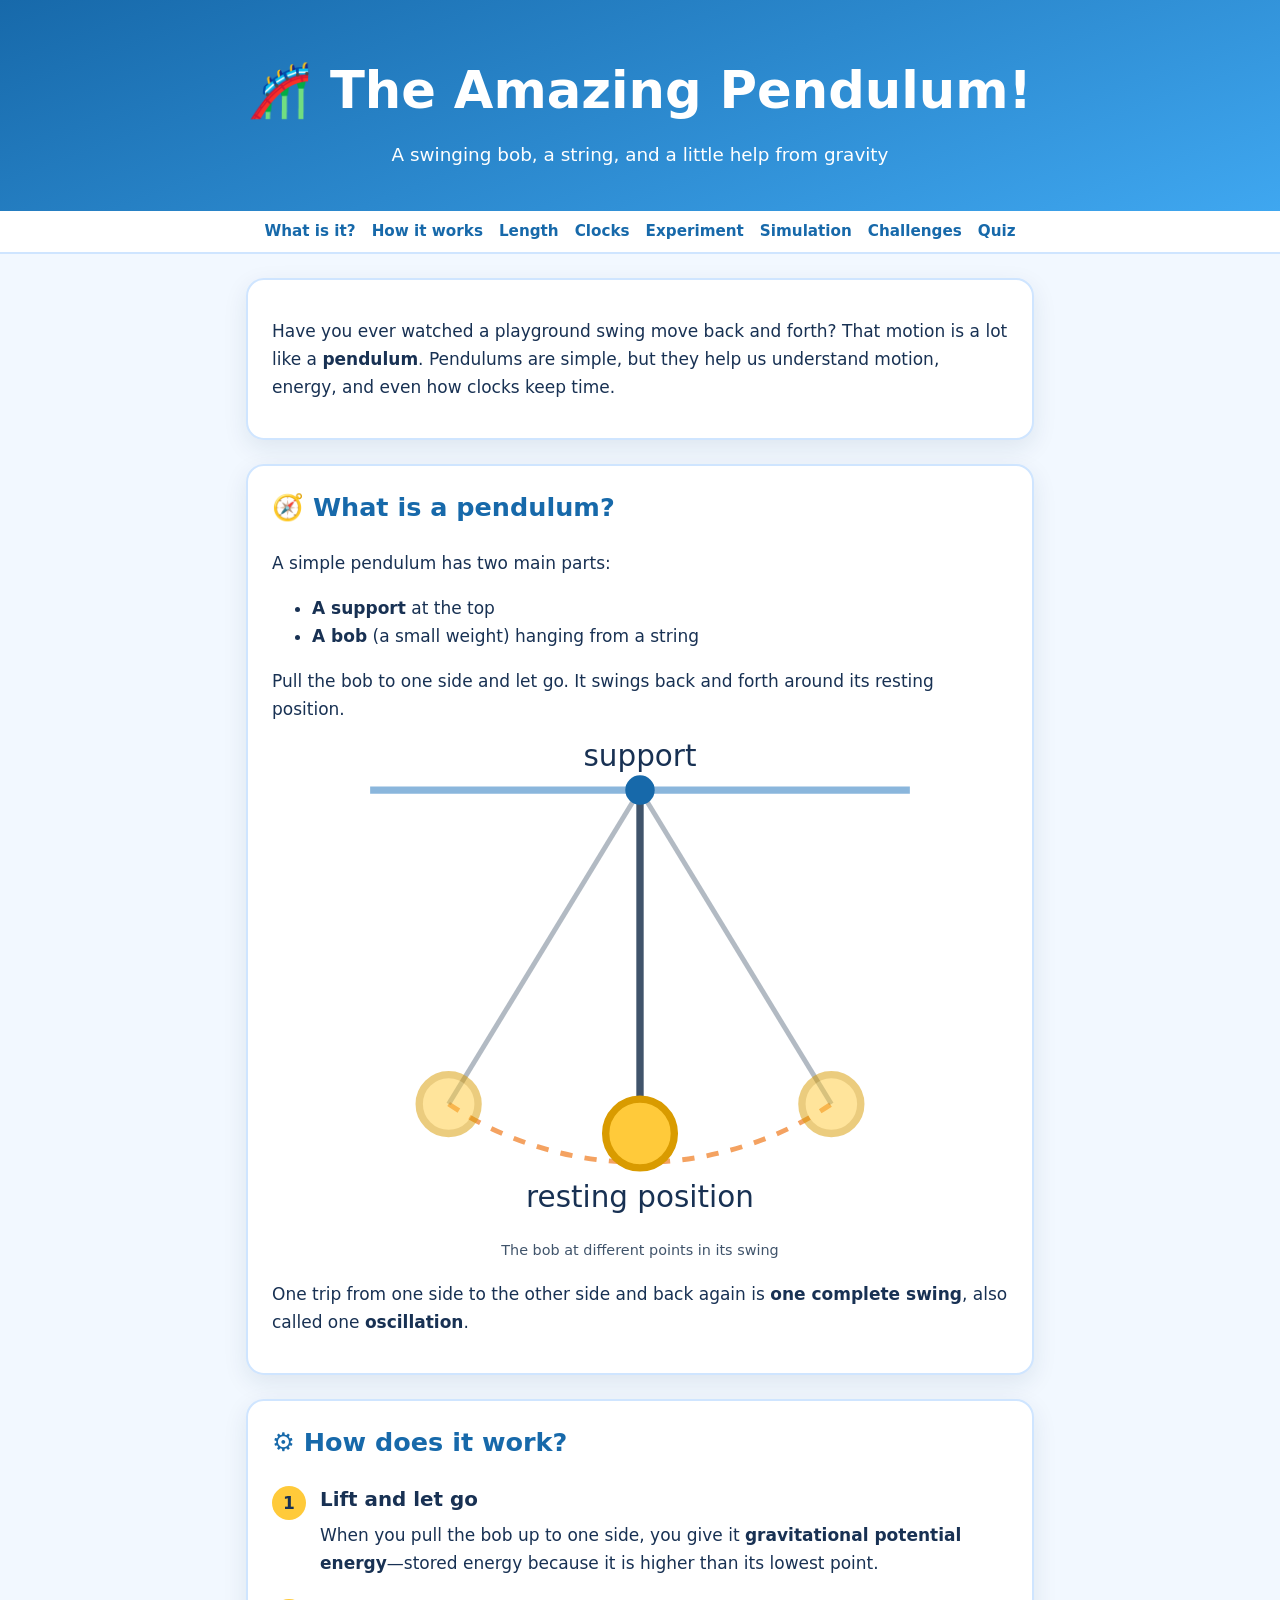
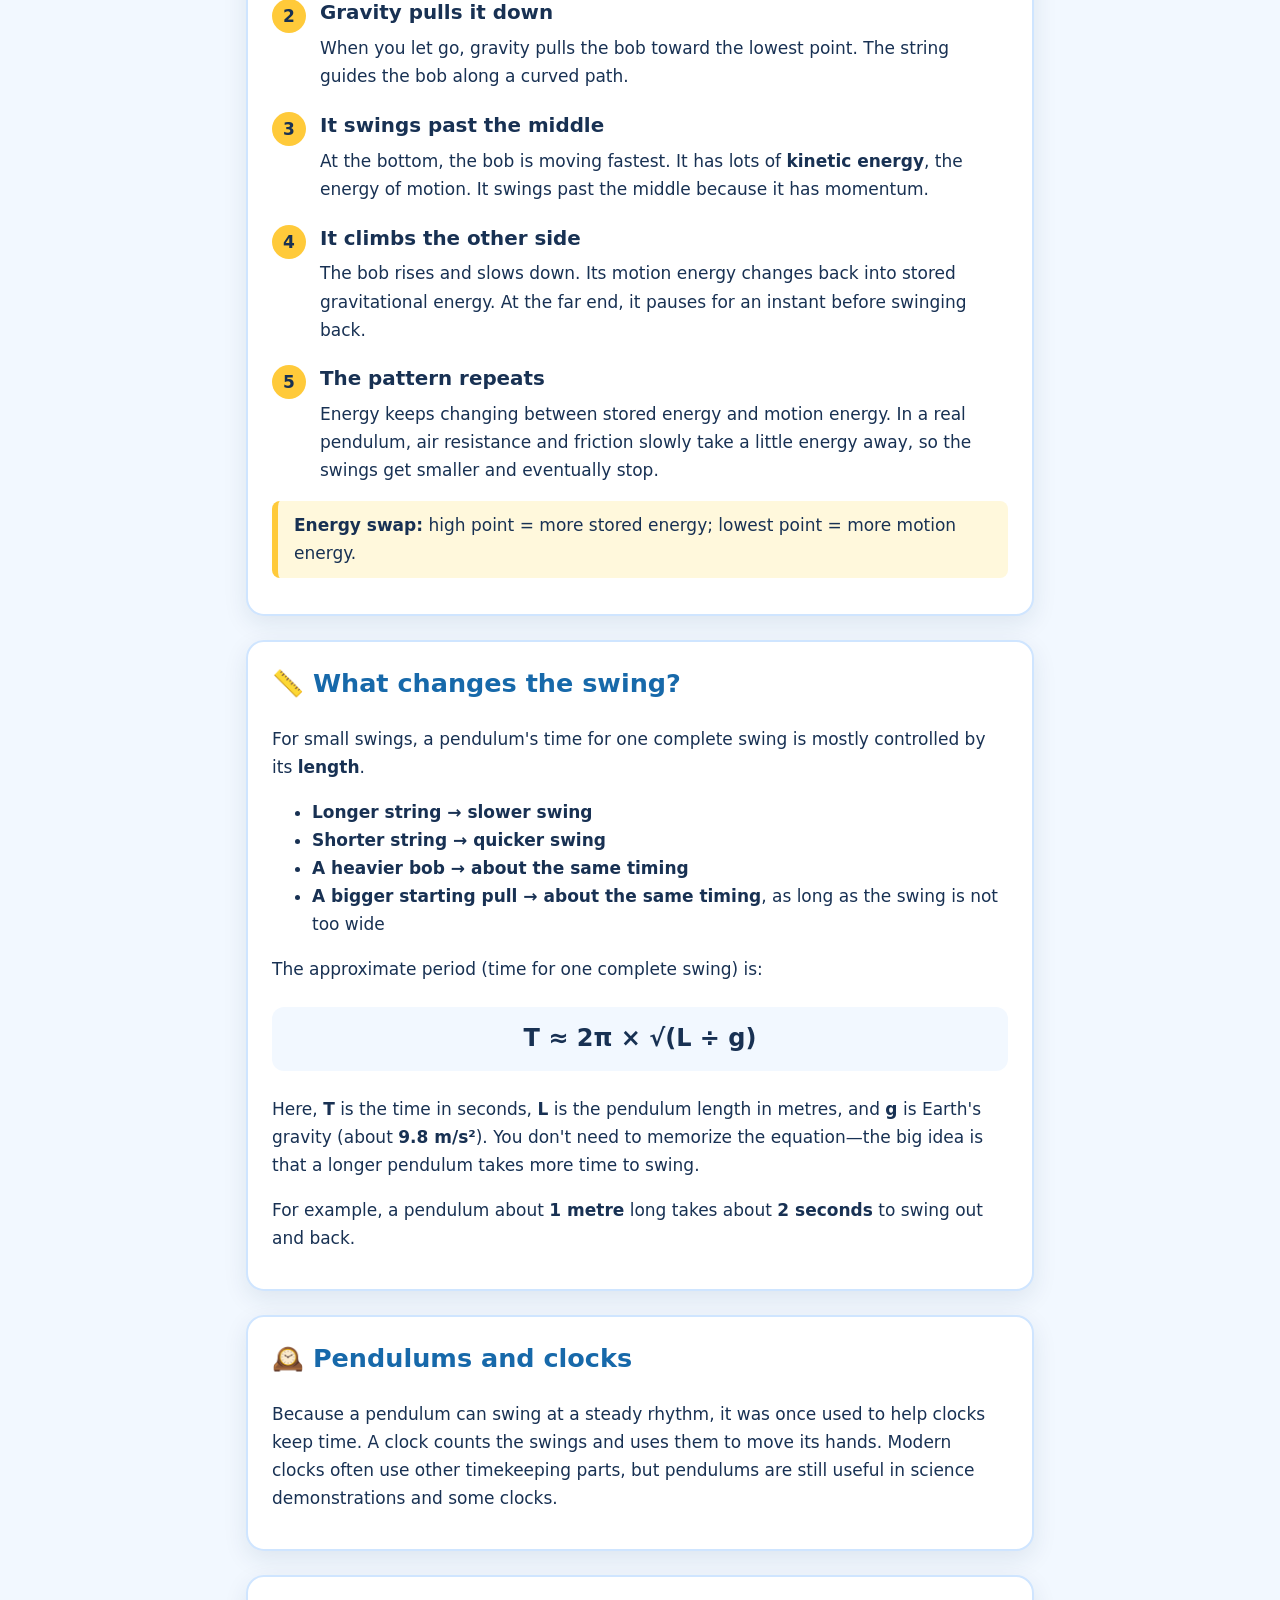
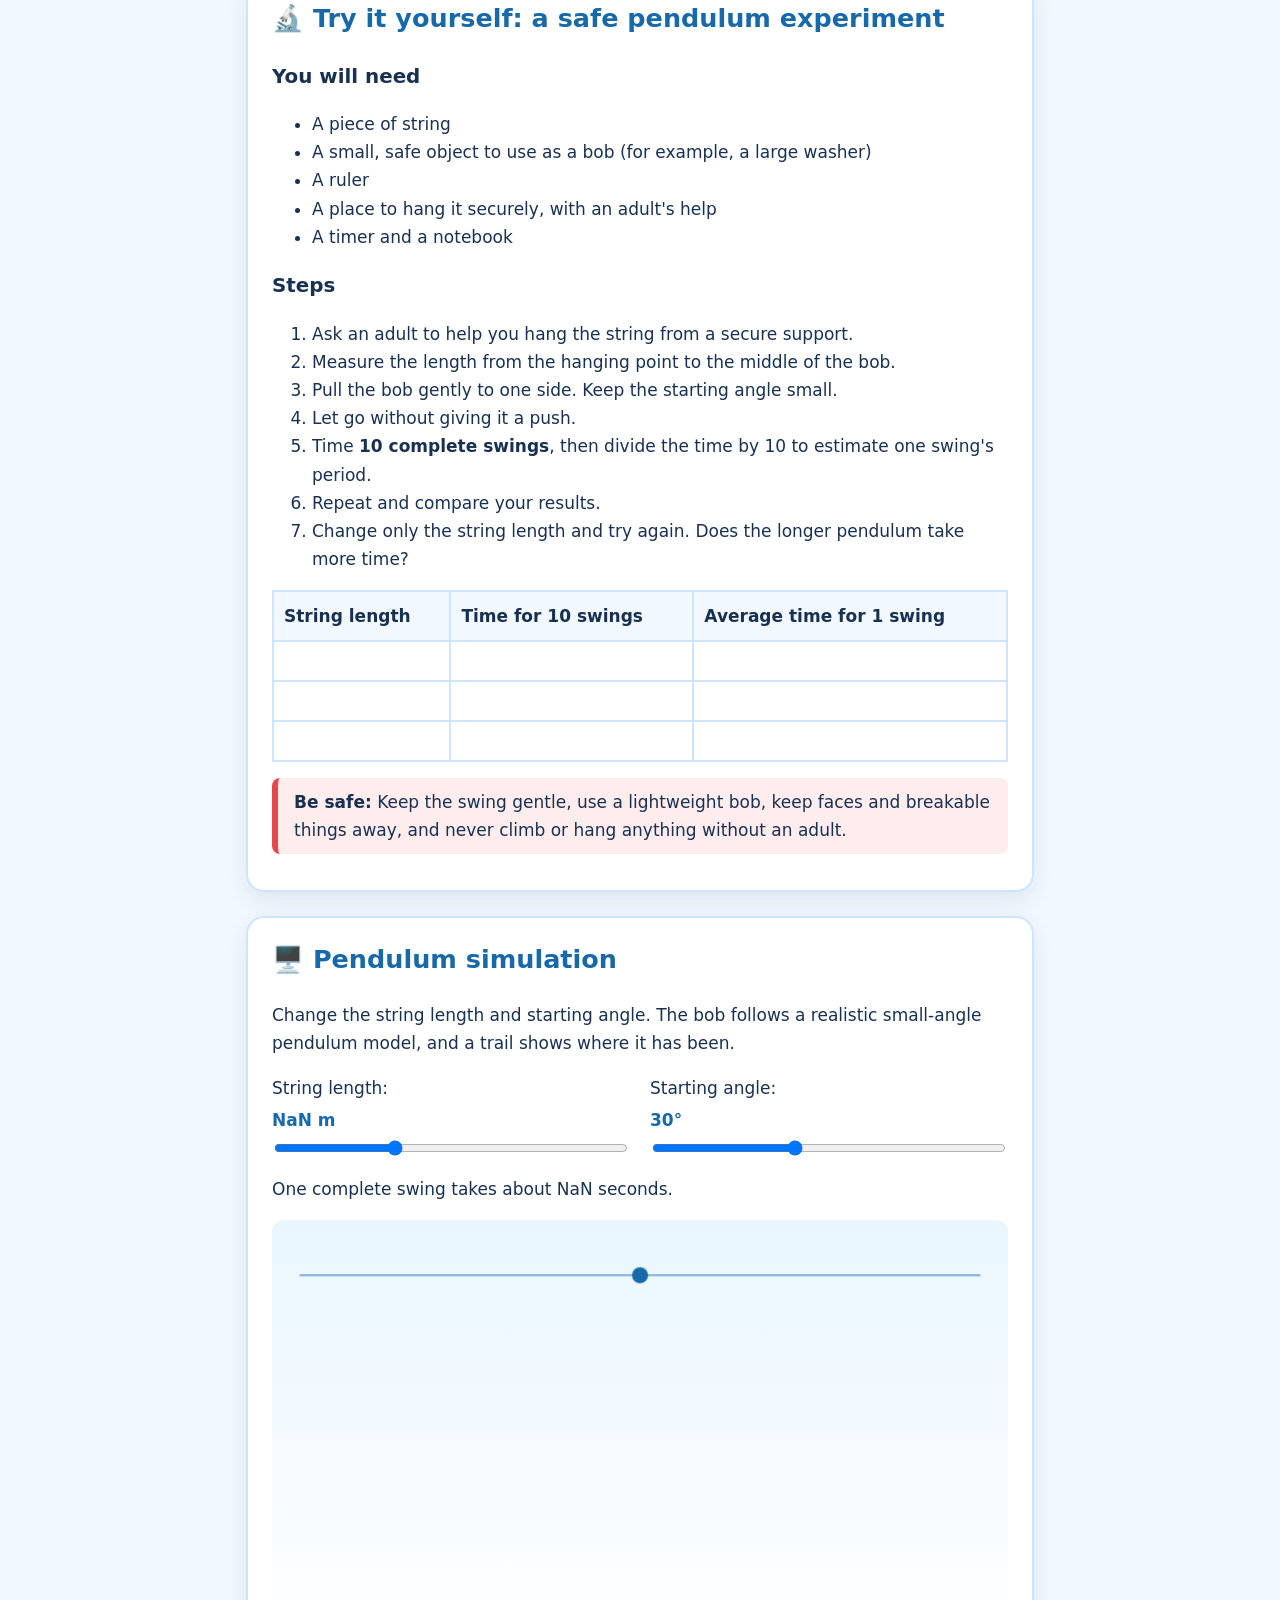
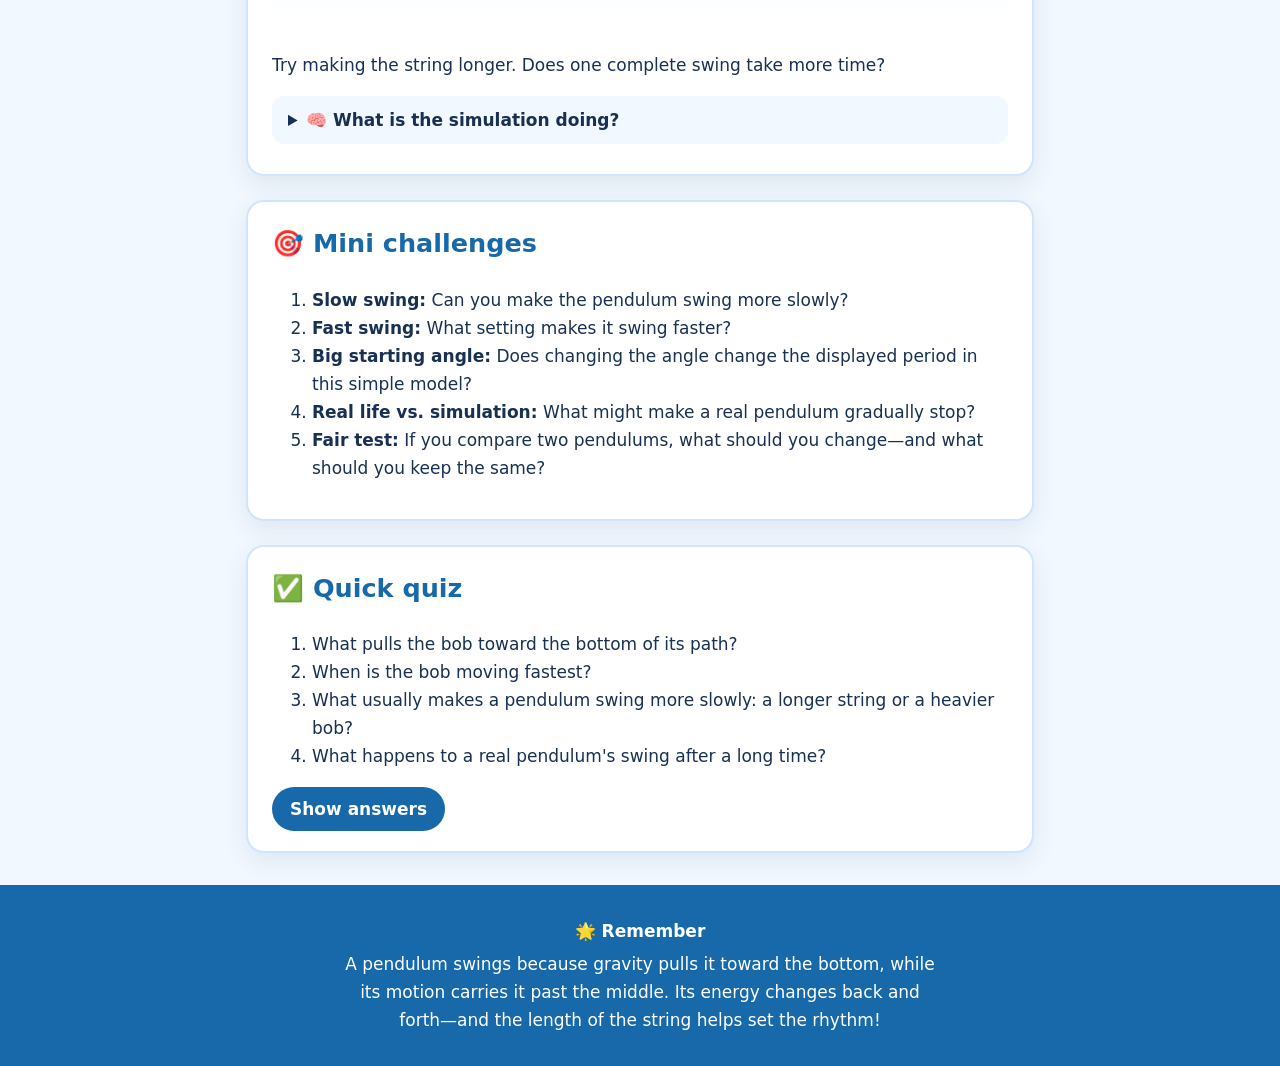
<file: index.html>
<!doctype html>
<html lang="en">
<head>
  <meta charset="utf-8">
  <meta name="viewport" content="width=device-width, initial-scale=1">
  <title>The Amazing Pendulum!</title>
  <meta name="description" content="Learn how pendulums swing, try a safe experiment, and play with an interactive pendulum simulation.">
  <link rel="stylesheet" href="style.css">
</head>
<body>
  <header class="hero">
    <h1>🎢 The Amazing Pendulum!</h1>
    <p>A swinging bob, a string, and a little help from gravity</p>
  </header>

  <nav aria-label="Page sections">
    <div class="wrap">
      <a href="#what">What is it?</a>
      <a href="#how">How it works</a>
      <a href="#length">Length</a>
      <a href="#clocks">Clocks</a>
      <a href="#experiment">Experiment</a>
      <a href="#lab">Simulation</a>
      <a href="#challenges">Challenges</a>
      <a href="#quiz">Quiz</a>
    </div>
  </nav>

  <main class="wrap">
    <section class="card">
      <p>Have you ever watched a playground swing move back and forth? That motion is a lot like a <strong>pendulum</strong>. Pendulums are simple, but they help us understand motion, energy, and even how clocks keep time.</p>
    </section>

    <section class="card" id="what">
      <h2>🧭 What is a pendulum?</h2>
      <p>A simple pendulum has two main parts:</p>
      <ul>
        <li><strong>A support</strong> at the top</li>
        <li><strong>A bob</strong> (a small weight) hanging from a string</li>
      </ul>
      <p>Pull the bob to one side and let go. It swings back and forth around its resting position.</p>
      <figure>
        <svg viewBox="0 0 300 200" role="img" aria-label="A pendulum with the bob shown at the left, the resting position in the middle, and the right">
          <line x1="40" y1="20" x2="260" y2="20" stroke="#8ab6dc" stroke-width="3"/>
          <path d="M72 148 A140 140 0 0 0 228 148" fill="none" stroke="#f4a261" stroke-width="2" stroke-dasharray="5 5"/>
          <line x1="150" y1="20" x2="72" y2="148" stroke="#40546b" stroke-width="2" opacity="0.4"/>
          <line x1="150" y1="20" x2="228" y2="148" stroke="#40546b" stroke-width="2" opacity="0.4"/>
          <line x1="150" y1="20" x2="150" y2="160" stroke="#40546b" stroke-width="3"/>
          <circle cx="72" cy="148" r="12" fill="#ffca3a" stroke="#d99b00" stroke-width="3" opacity="0.5"/>
          <circle cx="228" cy="148" r="12" fill="#ffca3a" stroke="#d99b00" stroke-width="3" opacity="0.5"/>
          <circle cx="150" cy="160" r="14" fill="#ffca3a" stroke="#d99b00" stroke-width="3"/>
          <circle cx="150" cy="20" r="6" fill="#1769aa"/>
          <text x="150" y="10" text-anchor="middle" font-size="12" fill="#183153">support</text>
          <text x="150" y="190" text-anchor="middle" font-size="12" fill="#183153">resting position</text>
        </svg>
        <figcaption>The bob at different points in its swing</figcaption>
      </figure>
      <p>One trip from one side to the other side and back again is <strong>one complete swing</strong>, also called one <strong>oscillation</strong>.</p>
    </section>

    <section class="card" id="how">
      <h2>⚙️ How does it work?</h2>
      <ol class="steps">
        <li><h3>Lift and let go</h3>When you pull the bob up to one side, you give it <strong>gravitational potential energy</strong>—stored energy because it is higher than its lowest point.</li>
        <li><h3>Gravity pulls it down</h3>When you let go, gravity pulls the bob toward the lowest point. The string guides the bob along a curved path.</li>
        <li><h3>It swings past the middle</h3>At the bottom, the bob is moving fastest. It has lots of <strong>kinetic energy</strong>, the energy of motion. It swings past the middle because it has momentum.</li>
        <li><h3>It climbs the other side</h3>The bob rises and slows down. Its motion energy changes back into stored gravitational energy. At the far end, it pauses for an instant before swinging back.</li>
        <li><h3>The pattern repeats</h3>Energy keeps changing between stored energy and motion energy. In a real pendulum, air resistance and friction slowly take a little energy away, so the swings get smaller and eventually stop.</li>
      </ol>
      <div class="callout"><strong>Energy swap:</strong> high point = more stored energy; lowest point = more motion energy.</div>
    </section>

    <section class="card" id="length">
      <h2>📏 What changes the swing?</h2>
      <p>For small swings, a pendulum's time for one complete swing is mostly controlled by its <strong>length</strong>.</p>
      <ul>
        <li><strong>Longer string → slower swing</strong></li>
        <li><strong>Shorter string → quicker swing</strong></li>
        <li><strong>A heavier bob → about the same timing</strong></li>
        <li><strong>A bigger starting pull → about the same timing</strong>, as long as the swing is not too wide</li>
      </ul>
      <p>The approximate period (time for one complete swing) is:</p>
      <p class="formula">T ≈ 2π × √(L ÷ g)</p>
      <p>Here, <strong>T</strong> is the time in seconds, <strong>L</strong> is the pendulum length in metres, and <strong>g</strong> is Earth's gravity (about <strong>9.8 m/s²</strong>). You don't need to memorize the equation—the big idea is that a longer pendulum takes more time to swing.</p>
      <p>For example, a pendulum about <strong>1 metre</strong> long takes about <strong>2 seconds</strong> to swing out and back.</p>
    </section>

    <section class="card" id="clocks">
      <h2>🕰️ Pendulums and clocks</h2>
      <p>Because a pendulum can swing at a steady rhythm, it was once used to help clocks keep time. A clock counts the swings and uses them to move its hands. Modern clocks often use other timekeeping parts, but pendulums are still useful in science demonstrations and some clocks.</p>
    </section>

    <section class="card" id="experiment">
      <h2>🔬 Try it yourself: a safe pendulum experiment</h2>
      <h3>You will need</h3>
      <ul>
        <li>A piece of string</li>
        <li>A small, safe object to use as a bob (for example, a large washer)</li>
        <li>A ruler</li>
        <li>A place to hang it securely, with an adult's help</li>
        <li>A timer and a notebook</li>
      </ul>
      <h3>Steps</h3>
      <ol>
        <li>Ask an adult to help you hang the string from a secure support.</li>
        <li>Measure the length from the hanging point to the middle of the bob.</li>
        <li>Pull the bob gently to one side. Keep the starting angle small.</li>
        <li>Let go without giving it a push.</li>
        <li>Time <strong>10 complete swings</strong>, then divide the time by 10 to estimate one swing's period.</li>
        <li>Repeat and compare your results.</li>
        <li>Change only the string length and try again. Does the longer pendulum take more time?</li>
      </ol>
      <table>
        <thead>
          <tr><th>String length</th><th>Time for 10 swings</th><th>Average time for 1 swing</th></tr>
        </thead>
        <tbody>
          <tr><td></td><td></td><td></td></tr>
          <tr><td></td><td></td><td></td></tr>
          <tr><td></td><td></td><td></td></tr>
        </tbody>
      </table>
      <div class="callout safe"><strong>Be safe:</strong> Keep the swing gentle, use a lightweight bob, keep faces and breakable things away, and never climb or hang anything without an adult.</div>
    </section>

    <section class="card" id="lab">
      <h2>🖥️ Pendulum simulation</h2>
      <p>Change the string length and starting angle. The bob follows a realistic small-angle pendulum model, and a trail shows where it has been.</p>
      <div class="controls">
        <label>
          String length: <output id="lengthValue"></output>
          <input id="length" type="range" min="0.5" max="2" step="0.1" value="1">
        </label>
        <label>
          Starting angle: <output id="angleValue"></output>
          <input id="angle" type="range" min="10" max="60" step="1" value="30">
        </label>
      </div>
      <p id="period" aria-live="polite"></p>
      <canvas id="scene" width="640" height="360" aria-label="An animated pendulum swinging from a support"></canvas>
      <p>Try making the string longer. Does one complete swing take more time?</p>
      <details>
        <summary>🧠 What is the simulation doing?</summary>
        <p>It uses the small-angle pendulum rule to estimate the bob's position over time:</p>
        <p class="formula">angle = starting angle × cos(2π × time ÷ period)</p>
        <p>The program calculates the period from the string length and gravity, then redraws the bob many times each second. This is a simplified model: it ignores air resistance, string stretch, and other small real-world effects.</p>
      </details>
    </section>

    <section class="card" id="challenges">
      <h2>🎯 Mini challenges</h2>
      <ol>
        <li><strong>Slow swing:</strong> Can you make the pendulum swing more slowly?</li>
        <li><strong>Fast swing:</strong> What setting makes it swing faster?</li>
        <li><strong>Big starting angle:</strong> Does changing the angle change the displayed period in this simple model?</li>
        <li><strong>Real life vs. simulation:</strong> What might make a real pendulum gradually stop?</li>
        <li><strong>Fair test:</strong> If you compare two pendulums, what should you change—and what should you keep the same?</li>
      </ol>
    </section>

    <section class="card" id="quiz">
      <h2>✅ Quick quiz</h2>
      <ol>
        <li>What pulls the bob toward the bottom of its path?</li>
        <li>When is the bob moving fastest?</li>
        <li>What usually makes a pendulum swing more slowly: a longer string or a heavier bob?</li>
        <li>What happens to a real pendulum's swing after a long time?</li>
      </ol>
      <button type="button" id="reveal" aria-expanded="false" aria-controls="answers">Show answers</button>
      <p id="answers" hidden><strong>Answers:</strong> 1. Gravity. 2. At the lowest point. 3. A longer string. 4. Friction and air resistance take energy away, so it slows and stops.</p>
    </section>
  </main>

  <footer>
    <p><strong>🌟 Remember</strong></p>
    <p>A pendulum swings because gravity pulls it toward the bottom, while its motion carries it past the middle. Its energy changes back and forth—and the length of the string helps set the rhythm!</p>
  </footer>

  <script src="pendulum-simulation.js"></script>
  <script>
    const reveal = document.querySelector("#reveal");
    const answers = document.querySelector("#answers");
    reveal.addEventListener("click", () => {
      answers.hidden = !answers.hidden;
      reveal.textContent = answers.hidden ? "Show answers" : "Hide answers";
      reveal.setAttribute("aria-expanded", String(!answers.hidden));
    });
  </script>
</body>
</html>
</file>
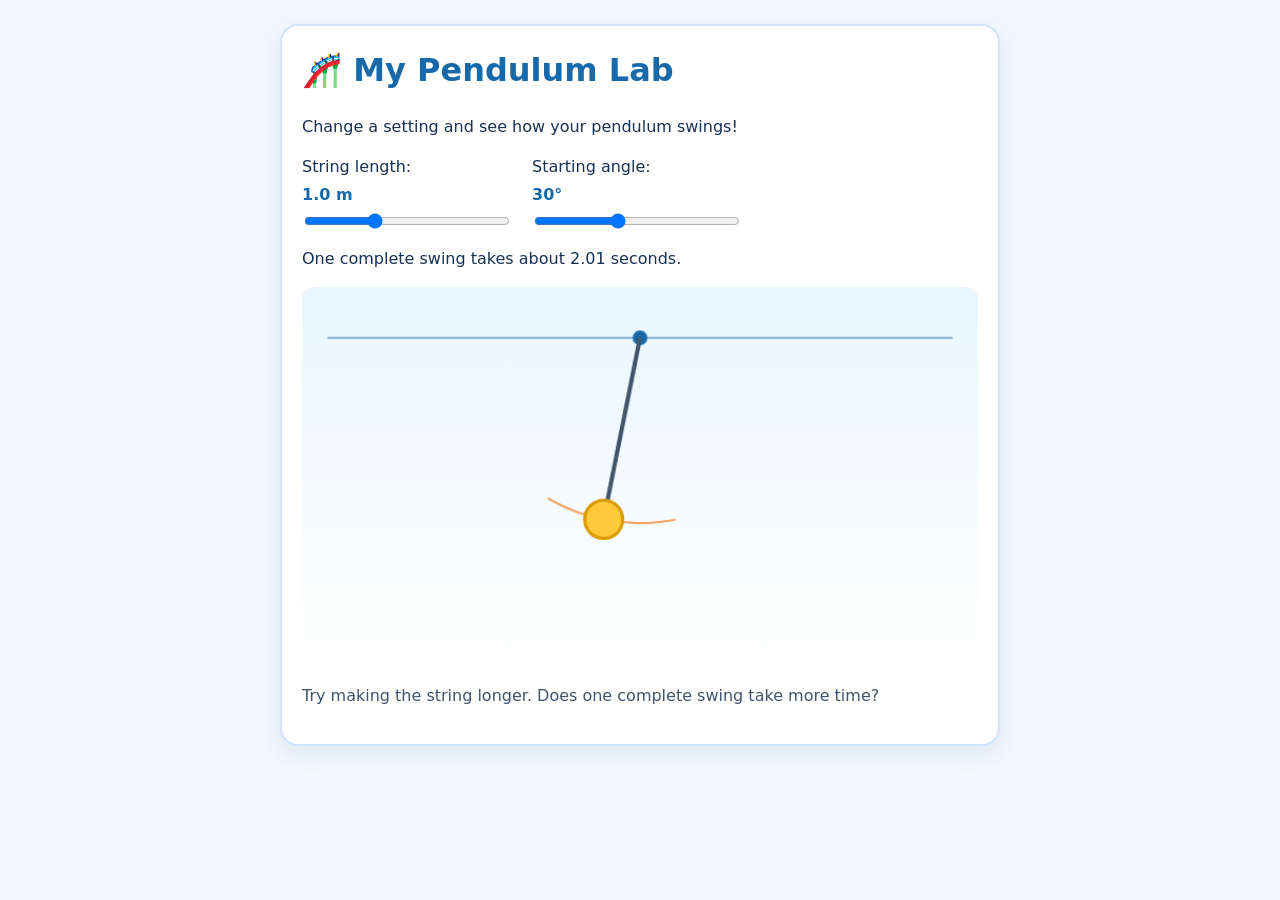
<file: pendulum-simulation.html>
<!doctype html>
<html lang="en">
<head>
  <meta charset="utf-8">
  <meta name="viewport" content="width=device-width, initial-scale=1">
  <title>My Pendulum Lab</title>
  <style>
    body {
      max-width: 720px;
      margin: 24px auto;
      padding: 0 16px;
      color: #183153;
      background: #f2f8ff;
      font: 16px/1.5 system-ui, sans-serif;
    }
    main {
      padding: 20px;
      background: white;
      border: 2px solid #cfe5ff;
      border-radius: 18px;
      box-shadow: 0 8px 24px #18315318;
    }
    h1 { margin-top: 0; color: #1769aa; }
    .controls { display: flex; flex-wrap: wrap; gap: 20px; }
    label { display: grid; gap: 4px; min-width: 210px; }
    canvas {
      display: block;
      width: 100%;
      height: auto;
      margin-top: 16px;
      border-radius: 12px;
      background: linear-gradient(#e9f6ff, #ffffff);
    }
    output { font-weight: 700; color: #1769aa; }
    .note { color: #40546b; }
  </style>
</head>
<body>
  <main>
    <h1>🎢 My Pendulum Lab</h1>
    <p>Change a setting and see how your pendulum swings!</p>
    <div class="controls">
      <label>
        String length: <output id="lengthValue"></output>
        <input id="length" type="range" min="0.5" max="2" step="0.1" value="1">
      </label>
      <label>
        Starting angle: <output id="angleValue"></output>
        <input id="angle" type="range" min="10" max="60" step="1" value="30">
      </label>
    </div>
    <p id="period" aria-live="polite"></p>
    <canvas id="scene" width="640" height="360"
      aria-label="An animated pendulum swinging from a support"></canvas>
    <p class="note">Try making the string longer. Does one complete swing take more time?</p>
  </main>
  <script src="pendulum-simulation.js"></script>
</body>
</html>
</file>
<file: style.css>
:root {
  --ink: #183153;
  --blue: #1769aa;
  --sky: #f2f8ff;
  --line: #cfe5ff;
  --sun: #ffca3a;
  --muted: #40546b;
}
* { box-sizing: border-box; }
html { scroll-behavior: smooth; }
body {
  margin: 0;
  color: var(--ink);
  background: var(--sky);
  font: 17px/1.65 system-ui, -apple-system, "Segoe UI", sans-serif;
}
a { color: var(--blue); }
.wrap { max-width: 820px; margin: 0 auto; padding: 0 16px; }

header.hero {
  text-align: center;
  padding: 48px 16px 40px;
  color: white;
  background: linear-gradient(160deg, #1769aa, #3fa7f0);
}
header.hero h1 { margin: 0 0 8px; font-size: clamp(2rem, 6vw, 3.2rem); }
header.hero p { margin: 0 auto; max-width: 540px; font-size: 1.15rem; }

nav {
  position: sticky;
  top: 0;
  z-index: 10;
  background: white;
  border-bottom: 2px solid var(--line);
}
nav .wrap { display: flex; flex-wrap: wrap; gap: 4px 16px; justify-content: center; padding-top: 8px; padding-bottom: 8px; }
nav a { text-decoration: none; font-weight: 600; font-size: 0.95rem; }
nav a:hover { text-decoration: underline; }

section.card {
  margin: 24px 0;
  padding: 20px 24px;
  background: white;
  border: 2px solid var(--line);
  border-radius: 18px;
  box-shadow: 0 8px 24px #18315318;
}
h2 { margin-top: 0; color: var(--blue); }
h3 { margin-bottom: 4px; }

.callout {
  margin: 16px 0;
  padding: 10px 16px;
  background: #fff8dc;
  border-left: 6px solid var(--sun);
  border-radius: 8px;
}
.callout.safe { background: #ffecec; border-left-color: #e5484d; }

.formula {
  text-align: center;
  font-size: 1.5rem;
  font-weight: 700;
  padding: 12px;
  background: var(--sky);
  border-radius: 12px;
}

figure { margin: 16px 0; text-align: center; }
figure svg { max-width: 100%; height: auto; }
figcaption { color: var(--muted); font-size: 0.9rem; }

ol.steps { padding-left: 0; list-style: none; counter-reset: step; }
ol.steps li {
  counter-increment: step;
  position: relative;
  margin-bottom: 14px;
  padding-left: 48px;
}
ol.steps li::before {
  content: counter(step);
  position: absolute;
  left: 0;
  top: 2px;
  width: 34px;
  height: 34px;
  line-height: 34px;
  text-align: center;
  font-weight: 700;
  color: var(--ink);
  background: var(--sun);
  border-radius: 50%;
}

table { width: 100%; border-collapse: collapse; margin: 12px 0; }
th, td { border: 2px solid var(--line); padding: 10px; text-align: left; }
th { background: var(--sky); }
td { height: 40px; }

.controls { display: flex; flex-wrap: wrap; gap: 20px; }
.controls label { display: grid; gap: 4px; min-width: 210px; flex: 1; }
output { font-weight: 700; color: var(--blue); }
canvas {
  display: block;
  width: 100%;
  height: auto;
  margin-top: 16px;
  border-radius: 12px;
  background: linear-gradient(#e9f6ff, #ffffff);
}

details {
  margin: 10px 0;
  padding: 10px 16px;
  background: var(--sky);
  border-radius: 12px;
}
details summary { cursor: pointer; font-weight: 600; }

button {
  font: inherit;
  font-weight: 700;
  padding: 8px 18px;
  color: white;
  background: var(--blue);
  border: 0;
  border-radius: 999px;
  cursor: pointer;
}
button:hover { background: #115487; }
:focus-visible { outline: 3px solid var(--sun); outline-offset: 2px; }

footer { margin-top: 32px; padding: 28px 16px; text-align: center; color: white; background: var(--blue); }
footer p { margin: 4px auto; max-width: 600px; }

@media (prefers-reduced-motion: reduce) {
  html { scroll-behavior: auto; }
}
</file>
